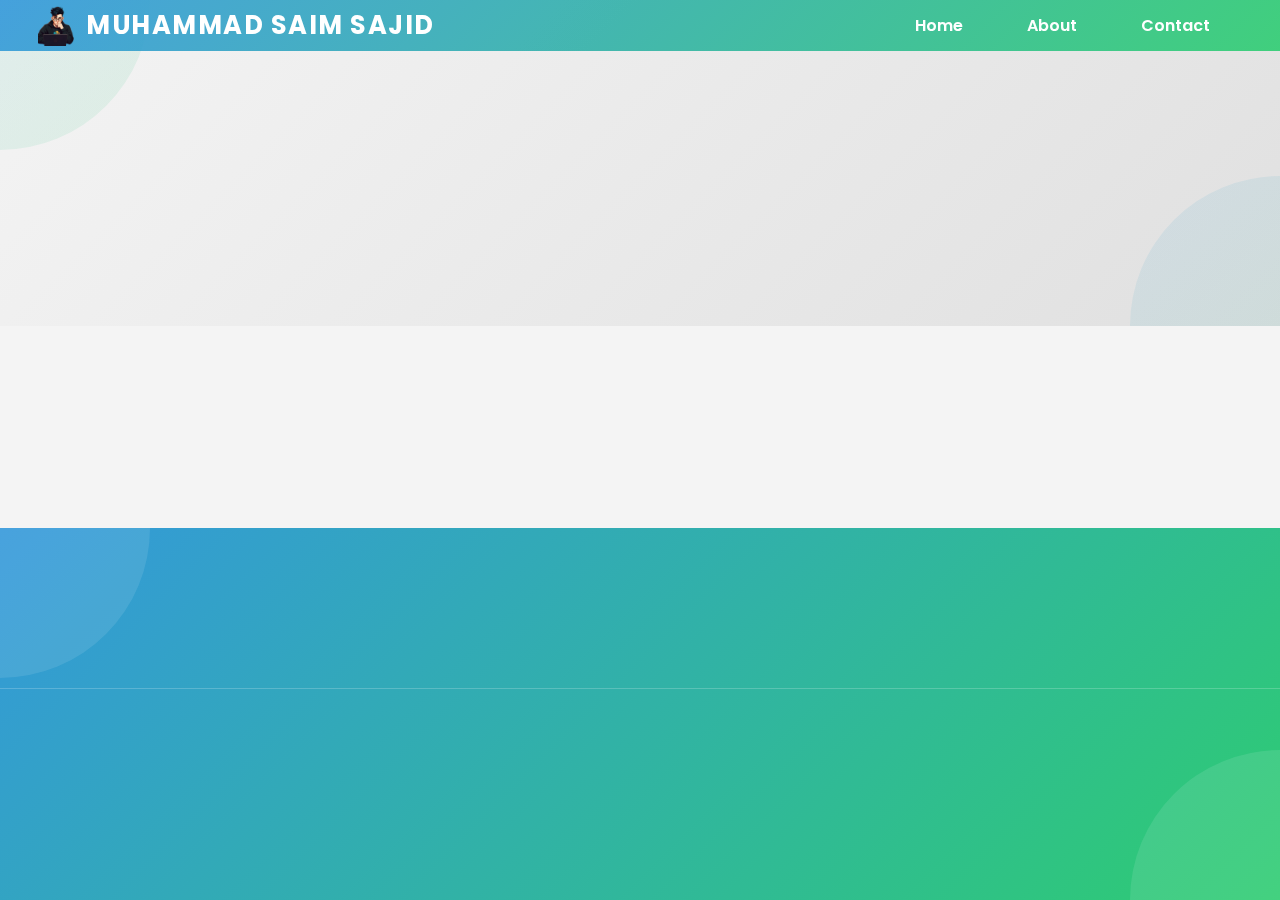
<file: Contact.html>
<!DOCTYPE html>
<html lang="en">

<head>
    <meta charset="UTF-8">
    <meta name="viewport" content="width=device-width, initial-scale=1.0">
    <title>Contact Me</title>
    <link rel="stylesheet" href="stylesforcontact.css">
    <link href="https://cdnjs.cloudflare.com/ajax/libs/font-awesome/6.0.0-beta3/css/all.min.css" rel="stylesheet">
    <link rel="icon" href="Logo.png" type="image/png">



    </head>

<body>
    <div class="noise"></div>
    <header>
        <nav class="navbar">
            <div class="glitch-wrapper">
                <p class="logonav">
                 <img src="Logo.png" alt="Portfolio Logo" class="glitch" title="Portfolio" width="100" height="100"> 
                    <span class="logotext">Muhammad Saim Sajid</span>
    </div>
</a>
</a>
                </p>
                
            </div> 

            <div class="nav-links">

    <a href="index.html" class="nav-link">Home</a>
    <a href="About.html" class="nav-link">About</a>
    <a href="Contact.html" class="nav-link">Contact</a>

    
            </div>

        </nav>
    </header>
    <main>

        <section id="contact">
            <h2>Contact Me</h2>
            <div class="contact-info">
               
                <a href="https://www.linkedin.com/in/muhammad-saim-sajid-744078266/" target="_blank" rel="noopener noreferrer" class="contact-link">
                    <i class="fab fa-linkedin"></i> LinkedIn
                </a>
                <a href="https://github.com/saimsajidirl" target="_blank" rel="noopener noreferrer" class="contact-link">
                    <i class="fab fa-github"></i> GitHub
                </a>
                <a href="https://www.youtube.com/@MuhammadSaimDev" target="_blank" rel="noopener noreferrer" class="contact-link">
                    <i class="fab fa-youtube"></i> YouTube
                </a>
                <a href="" class="contact-link">
                </i> Email:<br>saimsajidirl@gmail.com
                </a>
            </div>
        </section>



   
        <footer class="footer">
            <div class="footer-content">
                <div class="footer-links">
                    <ul>
                        <li><a href="About.html">About Me</a></li>
                         <li><a href="Contact.html">Contact</a></li>
                     </ul>
                    <ul>
                        <li><a href="faq.html"  target="_blank">FAQs</a></li>
                        <li><a href="termsandconditions.html" target="_blank">Terms & Conditions</a></li>
                    </ul>
                
                </div>
                <div class="footer-logo">
                    <img src="Logo.png" alt="Logo">
                </div>
            </div>
            <div class="footer-info">
                <p>&copy; 2024 Muhammad Saim Sajid. All rights reserved.</p>
                <p>Want to explore the world of Django? Dive into my portfolio to see the magic of code come to life. Whether you're here for web development insights or just to connect, you're in the right place!</p>
                <p>Powered by Django, crafted with care. This portfolio is a reflection of my passion for clean, efficient, and innovative web solutions. Let's build something amazing together.</p> <div class="social-links">
                   
                </div>
            </div>
        </footer>
</body>

</html>
</file>
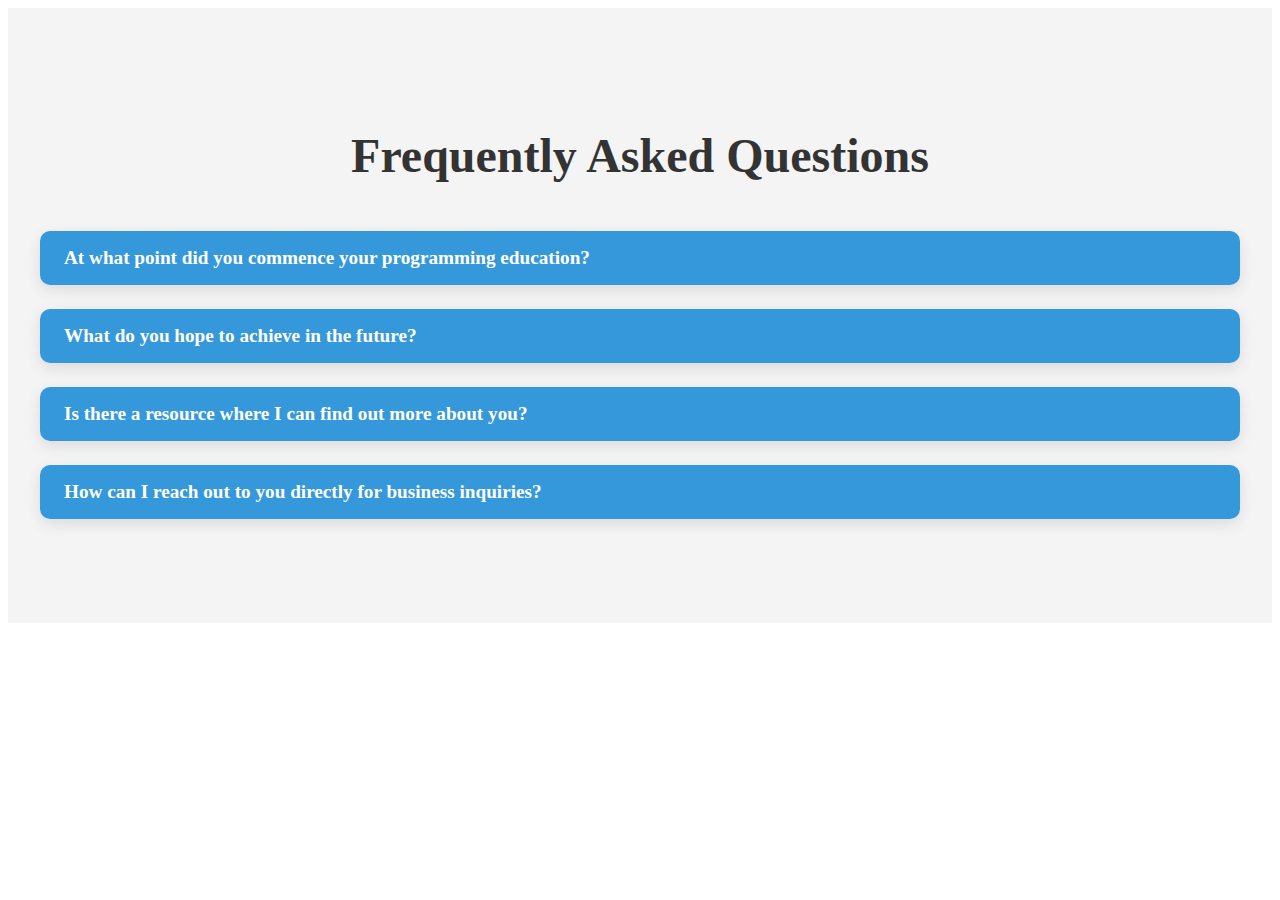
<file: faq.html>
<!DOCTYPE html>
<html lang="en">
<head>
  <meta charset="UTF-8">
  <meta name="viewport" content="width=device-width, initial-scale=1.0">
  <title>FAQ Section</title>
  <style>
   /* Custom properties for easy theming */
:root {
    --primary-color: #3498db;
    --secondary-color: #2ecc71;
    --text-color: #333333;
    --background-color: #f4f4f4;
    --card-background: #ffffff;
    --transition-speed: 0.3s;
}

/* FAQ Section */
.faq-section {
    padding: 5rem 2rem;
    background-color: var(--background-color);
    max-width: 1200px;
    margin: 0 auto;
}

.faq-header {
    text-align: center;
    font-size: 3rem; /* Smaller header */
    margin-bottom: 3rem; /* Adjusted margin */
    color: var(--text-color);
}

/* FAQ Items */
.faq-item {
    background-color: var(--card-background);
    border-radius: 10px;
    margin-bottom: 1.5rem; /* Adjusted margin */
    box-shadow: 0 5px 15px rgba(0, 0, 0, 0.1);
    overflow: hidden;
    transition: all var(--transition-speed) ease;
}

.faq-question {
    padding: 1rem 1.5rem; /* Smaller padding */
    font-size: 1.2rem; /* Smaller question text */
    font-weight: 600;
    cursor: pointer;
    background-color: var(--primary-color);
    color: #ffffff;
    transition: background-color var(--transition-speed) ease;
}

.faq-question:hover {
    background-color: var(--secondary-color);
}

.faq-answer {
    padding: 1rem 1.5rem; /* Smaller padding */
    display: none; /* Initially hidden */
    font-size: 1rem; /* Smaller answer text */
    color: var(--text-color);
    border-top: 1px solid rgba(0, 0, 0, 0.1);
}

/* Active State */
.faq-item.active .faq-answer {
    display: block; /* Show answer when active */
}

.faq-item.active .faq-question {
    background-color: var(--secondary-color);
}


  </style>
</head>
<body>

  <div class="faq-section">
    <h2 class="faq-header">Frequently Asked Questions</h2>

    <div class="faq-item">
      <div class="faq-question">At what point did you commence your programming education?</div>
      <div class="faq-answer">
        <p>I attempted to learn programming as a child, using a Core 2 Duo PC. Despite running a software that was too demanding for even Python, I managed to get it working and create a basic calculator. Unfortunately, the software was very slow, so I eventually deleted it. After joining university and focusing on my studies for the first four semesters, I began learning Python. I wish I had started sooner.</p>
      </div>
    </div>

    <div class="faq-item">
      <div class="faq-question">What do you hope to achieve in the future?</div>
      <div class="faq-answer">
        <p>My goal is to pursue a career in Machine Learning and ultimately establish my own company.</p>
      </div>
    </div>

    <div class="faq-item">
      <div class="faq-question">Is there a resource where I can find out more about you?</div>
      <div class="faq-answer">
        <p>Additional information about us can be found in the About Us section of our website and on our social media platforms.</p>
      </div>
    </div>

    <div class="faq-item">
      <div class="faq-question">How can I reach out to you directly for business inquiries?</div>
      <div class="faq-answer">
        <p>To contact me for business inquiries, please email me at "Saimsajidirl@gmail.com".</p>
      </div>
    </div>
  </div>

  <script>
    document.querySelectorAll('.faq-question').forEach(question => {
      question.addEventListener('click', () => {
        const faqItem = question.parentElement;
        faqItem.classList.toggle('active');
      });
    });
  </script>

</body>
</html>
</file>
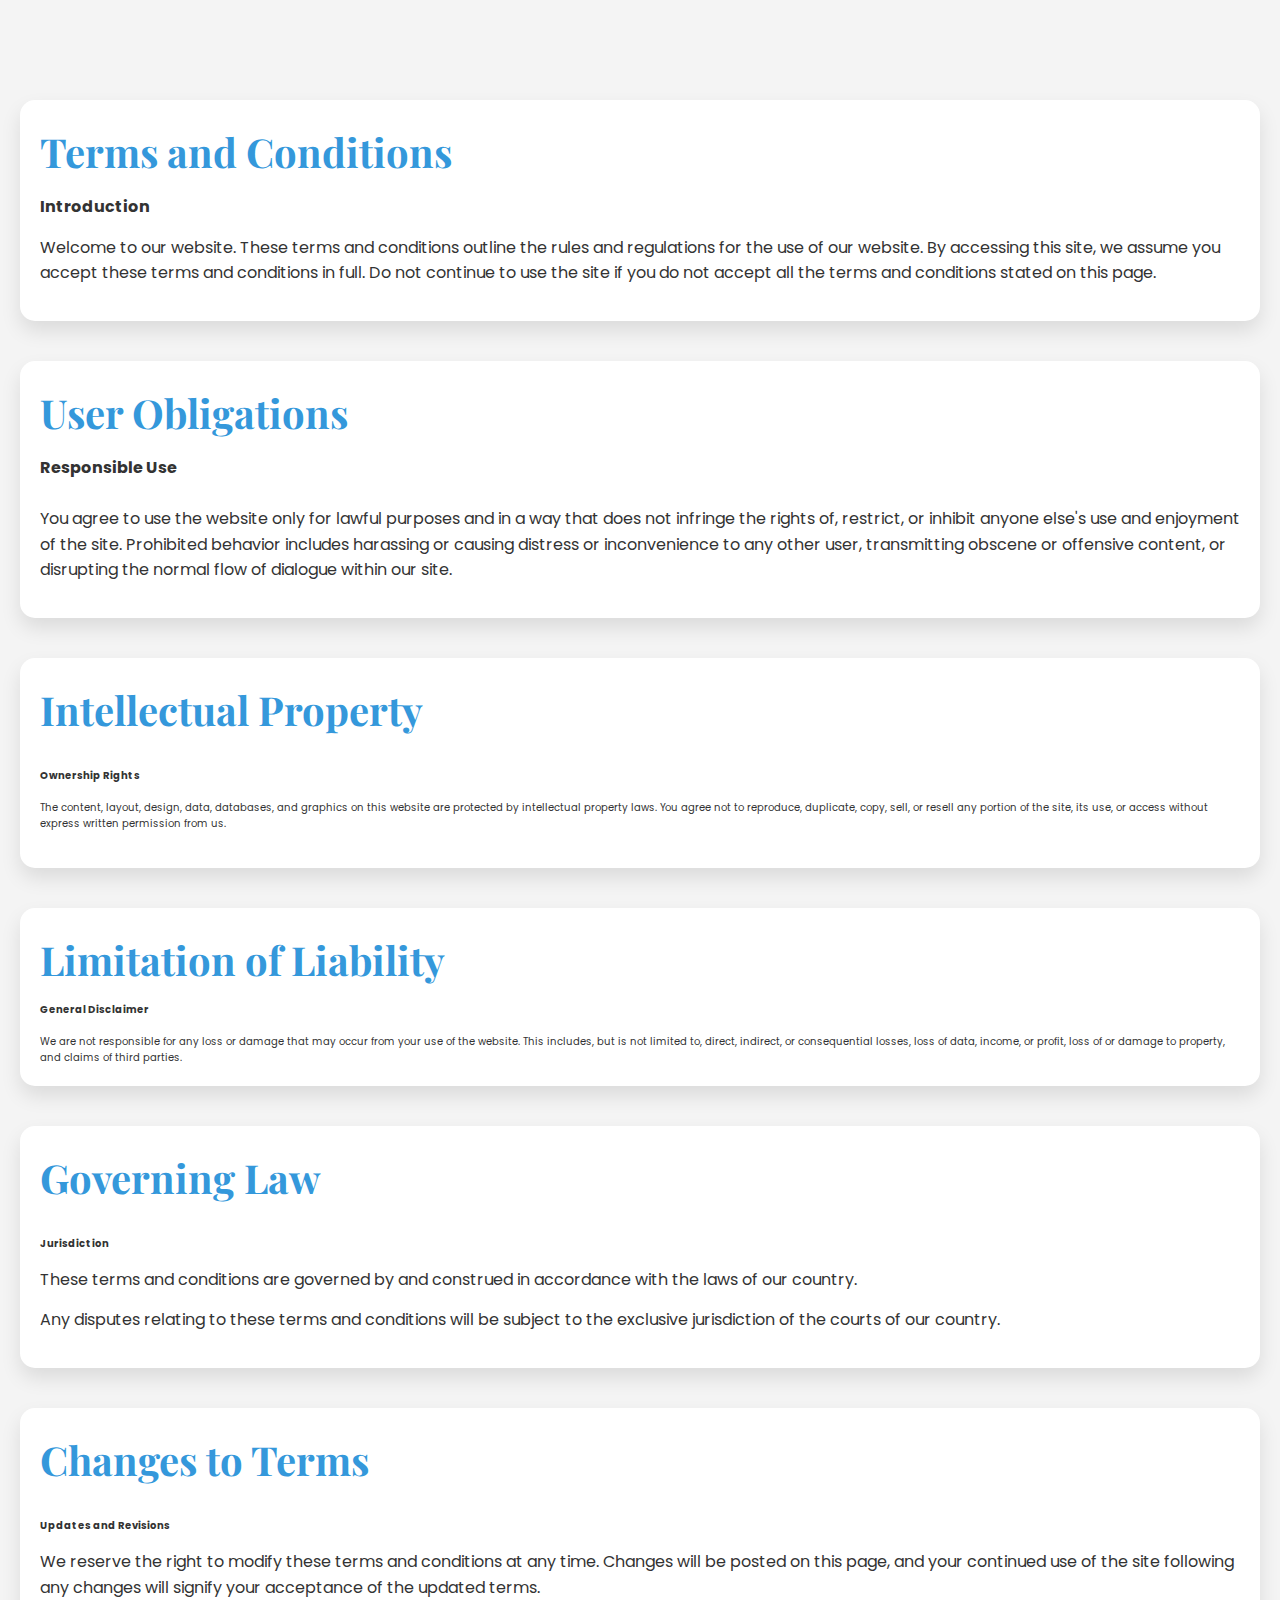
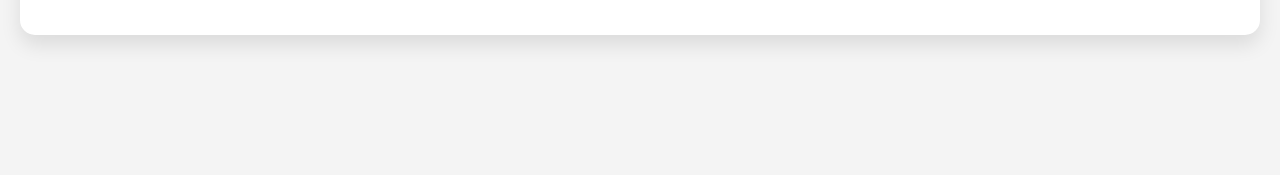
<file: termsandconditions.html>
<!DOCTYPE html>
<html lang="en">

<head>
    <meta charset="UTF-8">
    <meta name="viewport" content="width=device-width, initial-scale=1.0">
    <title>Terms and Conditions</title>
    <link href="https://cdnjs.cloudflare.com/ajax/libs/font-awesome/6.0.0-beta3/css/all.min.css" rel="stylesheet">
    <link rel="icon" href="Logo.png" type="image/png">
    <link rel="stylesheet" href="stylesforabout.css">
    <link href="https://fonts.googleapis.com/css2?family=Roboto:wght@300;400;600&display=swap" rel="stylesheet">
</head>

<body>
    <main>
        <div class="curved-container">
          <section id="about" class="section-about">
              <div class="container">
                  <div class="profile">
                      <h2>Terms and Conditions</h2>
                      <p><strong>Introduction</strong></p>
                      <p>Welcome to our website. These terms and conditions outline the rules and regulations for the use of our website. By accessing this site, we assume you accept these terms and conditions in full. Do not continue to use the site if you do not accept all the terms and conditions stated on this page.</p>
                  </div>
      
                  <div class="education">
                      <h2>User Obligations</h2>
                      <p><strong>Responsible Use</strong><br><br>
                      You agree to use the website only for lawful purposes and in a way that does not infringe the rights of, restrict, or inhibit anyone else's use and enjoyment of the site. Prohibited behavior includes harassing or causing distress or inconvenience to any other user, transmitting obscene or offensive content, or disrupting the normal flow of dialogue within our site.</p>
                  </div>
      
                  <div class="skills">
                      <h2>Intellectual Property</h2><br>
                      <p><strong>Ownership Rights</strong><br><br>
                      The content, layout, design, data, databases, and graphics on this website are protected by intellectual property laws. You agree not to reproduce, duplicate, copy, sell, or resell any portion of the site, its use, or access without express written permission from us.</p><br>
                  </div>
      
                  <div class="soft-skills">
                      <h2>Limitation of Liability</h2>
                      <p><strong>General Disclaimer</strong><br><br>
                      We are not responsible for any loss or damage that may occur from your use of the website. This includes, but is not limited to, direct, indirect, or consequential losses, loss of data, income, or profit, loss of or damage to property, and claims of third parties.</p>
                  </div>
      
                  <div class="soft-skills">
                      <h2>Governing Law</h2><br>
                      <ul>
                          <strong>Jurisdiction</strong>
                          <li> These terms and conditions are governed by and construed in accordance with the laws of our country.</li>
                          <li> Any disputes relating to these terms and conditions will be subject to the exclusive jurisdiction of the courts of our country.</li>
                      </ul>
                  </div>
      
                  <div class="workstyle-framework">
                      <h2>Changes to Terms</h2><br>
                      <ul>
                          <strong>Updates and Revisions</strong>
                          <li> We reserve the right to modify these terms and conditions at any time. Changes will be posted on this page, and your continued use of the site following any changes will signify your acceptance of the updated terms.</li>
                      </ul>
                  </div>
                  
              </div>
          </section>
      </div>
      </main>




    
</body>

</html>
</file>
<file: stylesforcontact.css>
/* Importing Google Fonts for typography variety */
@import url('https://fonts.googleapis.com/css2?family=Poppins:wght@300;400;600;700&family=Playfair+Display:wght@400;700&display=swap');

/* Custom properties for easy theming */
:root {
    --primary-color: #3498db;
    --secondary-color: #2ecc71;
    --text-color: #333333;
    --background-color: #f4f4f4;
    --card-background: #ffffff;
    --transition-speed: 0.3s;
}

/* Advanced CSS Reset */
*, *::before, *::after {
    margin: 0;
    padding: 0;
    box-sizing: border-box;
}

/* Basic Styles */
body {
    font-family: 'Poppins', sans-serif;
    line-height: 1.6;
    color: var(--text-color);
    background-color: var(--background-color);
}

/* Header and Navigation */
header {
    position: fixed;
    top: 0;
    left: 0;
    right: 0;
    background: linear-gradient(135deg, rgba(52, 152, 219, 0.9) 0%, rgba(46, 204, 113, 0.9) 100%);
    z-index: 1000;
}

.navbar {
    display: flex;
    justify-content: space-between;
    align-items: center;
    height: 100%;
    padding: 0 3%; /* Adjusted padding */
    max-width: 1400px;
    margin: 0 auto;
}

.logonav {
    display: flex;
    align-items: center;
}

.logonav img {
    width: 40px; /* Reduced width */
    height: auto;
    margin-right: 0.5rem; /* Adjusted margin */
    transition: transform var(--transition-speed) ease;
}

.logonav:hover img {
    transform: rotate(360deg);
}

.logotext {
    color: #ffffff;
    font-size: 1.6rem; /* Reduced font size */
    font-weight: 700;
    text-decoration: none;
    text-transform: uppercase;
    letter-spacing: 1.5px; /* Adjusted letter spacing */
    transition: all var(--transition-speed) ease;
}

.logotext:hover {
    text-shadow: 0 0 10px rgba(255, 255, 255, 0.8);
}

.nav-links {
    display: flex;
}

.nav-link {
    color: #ffffff;
    text-decoration: none;
    padding: 0.8rem 1.5rem; /* Reduced padding */
    margin: 0 0.5rem;
    font-size: 1rem; /* Adjusted font size */
    font-weight: 600;
    position: relative;
    overflow: hidden;
    transition: all var(--transition-speed) ease;
}

.nav-link::before {
    content: '';
    position: absolute;
    bottom: 0;
    left: 0;
    width: 100%;
    height: 2px;
    background-color: #ffffff;
    transform: translateX(-100%);
    transition: transform var(--transition-speed) ease;
}

.nav-link:hover::before {
    transform: translateX(0);
}




#contact {
  position: relative;
  padding: 4rem 2rem;
  background: linear-gradient(135deg, var(--background-color) 0%, #e0e0e0 100%);
  overflow: hidden;
  font-family: 'Poppins', sans-serif;
}

#contact::before,
#contact::after {
  content: '';
  position: absolute;
  width: 300px;
  height: 300px;
  border-radius: 50%;
  background: linear-gradient(135deg, var(--primary-color) 0%, var(--secondary-color) 100%);
  opacity: 0.1;
  z-index: 0;
}

#contact::before {
  top: -150px;
  left: -150px;
}

#contact::after {
  bottom: -150px;
  right: -150px;
}

#contact h2 {
  font-family: 'Playfair Display', serif;
  font-size: 2.5rem;
  color: var(--primary-color);
  text-align: center;
  margin-bottom: 2rem;
  position: relative;
  z-index: 1;
}

#contact h2::after {
  content: '';
  display: block;
  width: 50px;
  height: 3px;
  background: var(--secondary-color);
  margin: 1rem auto;
}

.contact-info {
  display: flex;
  flex-wrap: wrap;
  justify-content: center;
  gap: 2rem;
  position: relative;
  z-index: 1;
}

.contact-link {
  display: flex;
  align-items: center;
  padding: 1rem 1.5rem;
  background: var(--card-background);
  border-radius: 10px;
  text-decoration: none;
  color: var(--text-color);
  font-weight: 600;
  transition: all var(--transition-speed) ease;
  box-shadow: 0 4px 6px rgba(0, 0, 0, 0.1);
  position: relative;
  overflow: hidden;
}

.contact-link::before {
  content: '';
  position: absolute;
  top: 0;
  left: 0;
  width: 100%;
  height: 100%;
  background: linear-gradient(135deg, var(--primary-color) 0%, var(--secondary-color) 100%);
  opacity: 0;
  transition: opacity var(--transition-speed) ease;
  z-index: -1;
}

.contact-link:hover {
  color: #ffffff;
  transform: translateY(-5px);
  box-shadow: 0 6px 12px rgba(0, 0, 0, 0.15);
}

.contact-link:hover::before {
  opacity: 1;
}

.contact-link i {
  font-size: 1.5rem;
  margin-right: 0.75rem;
  transition: transform var(--transition-speed) ease;
}

.contact-link:hover i {
  transform: scale(1.2) rotate(15deg);
}

.contact-link[href^="mailto:"] {
  flex-direction: column;
  align-items: flex-start;
}

.contact-link[href^="mailto:"] i {
  margin-bottom: 0.5rem;
}

/* Zoom animation */
@keyframes zoom {
  0% {
      transform: scale(1);
  }
  50% {
      transform: scale(1.05);
  }
  100% {
      transform: scale(1);
  }
}

.contact-link {
  transition: transform 0.3s ease;
}

.contact-link:hover {
  animation: zoom 0.5s ease infinite;
}

@media (max-width: 768px) {
  #contact {
      padding: 3rem 1rem;
  }

  #contact h2 {
      font-size: 2rem;
  }

  .contact-info {
      flex-direction: column;
      align-items: stretch;
  }

  .contact-link {
      justify-content: center;
  }
}

@keyframes fadeInUp {
  from {
      opacity: 0;
      transform: translateY(20px);
  }
  to {
      opacity: 1;
      transform: translateY(0);
  }
}

#contact h2,
.contact-link {
  animation: fadeInUp 0.6s ease-out forwards;
  opacity: 0;
}

#contact h2 { animation-delay: 0.2s; }
.contact-link:nth-child(1) { animation-delay: 0.4s; }
.contact-link:nth-child(2) { animation-delay: 0.6s; }
.contact-link:nth-child(3) { animation-delay: 0.8s; }
.contact-link:nth-child(4) { animation-delay: 1s; }


.footer {
  background: linear-gradient(135deg, #3498db 0%, #2ecc71 100%);
  color: #ffffff;
  padding: 2rem 0 1rem; /* Reduced padding */
  position: fixed; /* Change from relative to fixed */
  bottom: 0; /* Position it at the bottom */
  left: 0; /* Ensure it spans from the left */
  right: 0; /* Ensure it spans to the right */
  overflow: hidden;
  font-family: 'Poppins', sans-serif;
  z-index: 1000; /* Ensure it appears above other content */
}

.footer::before,
.footer::after {
  content: '';
  position: absolute;
  width: 300px;
  height: 300px;
  border-radius: 50%;
  background: rgba(255, 255, 255, 0.1);
  z-index: 0;
}

.footer::before {
  top: -150px;
  left: -150px;
}

.footer::after {
  bottom: -150px;
  right: -150px;
}

.footer-content {
  display: flex;
  justify-content: space-between;
  align-items: flex-start;
  flex-wrap: wrap;
  max-width: 1200px; /* Slightly reduced max-width */
  margin: 0 auto;
  padding: 0 1rem; /* Adjusted padding */
  position: relative;
  z-index: 1;
}

.footer-links {
  display: flex;
  gap: 4rem;
}

.footer-links ul {
  list-style: none;
  padding: 0;
}

.footer-links li {
  margin-bottom: 1rem; /* Adjusted margin */
}

.footer-links a {
  color: #ffffff;
  text-decoration: none;
  font-size: 1rem; /* Adjusted font size */
  transition: all 0.3s ease;
  position: relative;
  padding-bottom: 0.5rem;
}

.footer-links a::after {
  content: '';
  position: absolute;
  bottom: 0;
  left: 0;
  width: 100%;
  height: 2px;
  background-color: #ffffff;
  transform: scaleX(0);
  transform-origin: right;
  transition: transform 0.3s ease;
}

.footer-links a:hover::after {
  transform: scaleX(1);
  transform-origin: left;
}

.footer-logo {
  display: flex;
  align-items: center;
  justify-content: center;
  margin-bottom: 1rem; /* Reduced margin */
}

.footer-logo img {
  width: 80px; /* Increased width */
  height: auto;
  transition: transform 0.3s ease; /* Keep zoom animation */
}

.footer-logo:hover img {
  transform: scale(1.05); /* Keep zoom effect on hover */
}

.footer-info {
  width: 100%;
  text-align: center;
  margin-top: 2rem; /* Reduced margin */
  padding-top: 2rem; /* Adjusted padding */
  border-top: 1px solid rgba(255, 255, 255, 0.2);
  font-size: 0.9rem; /* Adjusted font size */
  position: relative;
  z-index: 1;
}

.footer-info p {
  margin-bottom: 1rem;
  max-width: 800px;
  margin-left: auto;
  margin-right: auto;
}

.social-links {
  display: flex;
  justify-content: center;
  gap: 2rem; /* Space between links */
  margin-top: 1rem; /* Reduced margin */
}

.social-links a {
  color: #ffffff;
  text-decoration: none;
  font-size: 1rem; /* Adjusted font size smaller */
  display: flex;
  align-items: center;
  transition: all 0.3s ease;
  padding: 0.5rem; /* Add padding around links */
}

.social-links img {
  width: 1.5rem; /* Reduced width */
  height: 1.5rem; /* Reduced height */
  margin-right: 0.5rem; /* Space between image and text */
  transition: all 0.3s ease;
}

.social-links a:hover {
  transform: translateY(-5px);
}

.social-links a:hover img {
  transform: scale(1.1); /* Reduced image scaling on hover */
}

@media (max-width: 768px) {
  .footer-content {
    flex-direction: column;
    align-items: center;
  }

  .footer-links {
    flex-direction: column;
    align-items: center;
    gap: 2rem;
    margin-bottom: 3rem;
  }

  .footer-links a {
    font-size: 0.9rem; /* Smaller font size for mobile */
  }

  .footer-logo {
    margin-bottom: 2rem; /* Reduced margin */
  }

  .footer-info {
    font-size: 0.8rem; /* Smaller font size for mobile */
  }

  .social-links a {
    font-size: 1rem; /* Smaller font size for mobile */
  }
}

/* Animation for footer elements */
@keyframes fadeInUp {
  from {
    opacity: 0;
    transform: translateY(20px);
  }
  to {
    opacity: 1;
    transform: translateY(0);
  }
}

.footer-content > *,
.footer-info > * {
  animation: fadeInUp 0.6s ease-out forwards;
  opacity: 0;
}

.footer-content > *:nth-child(1) { animation-delay: 0.2s; }
.footer-content > *:nth-child(2) { animation-delay: 0.4s; }
.footer-info > *:nth-child(1) { animation-delay: 0.6s; }
.footer-info > *:nth-child(2) { animation-delay: 0.8s; }
.footer-info > *:nth-child(3) { animation-delay: 1s; }
</file>
<file: stylesforabout.css>
/* Importing Google Fonts for typography variety */
@import url('https://fonts.googleapis.com/css2?family=Poppins:wght@300;400;600;700&family=Playfair+Display:wght@400;700&family=Roboto+Mono&display=swap');

/* Custom properties for easy theming */
:root {
    --primary-color: #3498db;
    --secondary-color: #2ecc71;
    --accent-color: #e74c3c;
    --text-color: #333333;
    --background-color: #f4f4f4;
    --card-background: #ffffff;
    --header-height: 80px;
    --footer-height: 300px;
    --transition-speed: 0.3s;
    --box-shadow: 0 10px 20px rgba(0, 0, 0, 0.1);
}

/* Advanced CSS Reset */
*, *::before, *::after {
    margin: 0;
    padding: 0;
    box-sizing: border-box;
}

/* Smooth scrolling for the entire page */
html {
    scroll-behavior: smooth;
    font-size: 62.5%; /* For easier rem calculations */
}

body {
    font-family: 'Poppins', sans-serif;
    line-height: 1.6;
    color: var(--text-color);
    background-color: var(--background-color);
    overflow-x: hidden;
}

/* Header and Navigation */
header {
    position: fixed;
    top: 0;
    left: 0;
    right: 0;
    height: var(--header-height);
    background: linear-gradient(135deg, rgba(52, 152, 219, 0.9) 0%, rgba(46, 204, 113, 0.9) 100%);
    z-index: 1000;
    transition: all var(--transition-speed) ease;
}
.navbar {
  display: flex;
  justify-content: space-between;
  align-items: center;
  height: 100%;
  padding: 0 3%; /* Adjusted padding */
  max-width: 1400px;
  margin: 0 auto;
}

.logonav {
  display: flex;
  align-items: center;
}

.logonav img {
  width: 40px; /* Reduced width */
  height: auto;
  margin-right: 0.5rem; /* Adjusted margin */
  transition: transform var(--transition-speed) ease;
}

.logonav:hover img {
  transform: rotate(360deg);
}

.logotext {
  color: #ffffff;
  font-size: 1.8rem; /* Increased font size */
  font-weight: 700;
  text-decoration: none;
  text-transform: uppercase;
  letter-spacing: 1.5px; /* Adjusted letter spacing */
  transition: all var(--transition-speed) ease;
}

.logotext:hover {
  text-shadow: 0 0 10px rgba(255, 255, 255, 0.8);
}

.nav-links {
  display: flex;
}

.nav-link {
  color: #ffffff;
  text-decoration: none;
  padding: 0.8rem 1.5rem; /* Reduced padding */
  margin: 0 0.5rem;
  font-size: 1.4rem; /* Increased font size */
  font-weight: 600;
  position: relative;
  overflow: hidden;
  transition: all var(--transition-speed) ease;
}

.nav-link::before {
  content: '';
  position: absolute;
  bottom: 0;
  left: 0;
  width: 100%;
  height: 2px;
  background-color: #ffffff;
  transform: translateX(-100%);
  transition: transform var(--transition-speed) ease;
}

.nav-link:hover::before {
  transform: translateX(0);
}


/* About Section */
.section-about {
    padding: 10rem 0;
    background-color: var(--background-color);
}

.container {
    max-width: 1400px;
    margin: 0 auto;
    padding: 0 2rem;
}

.profile, .projects, .skills, .education, .soft-skills, .workstyle-framework {
    margin-bottom: 4rem;
    background-color: var(--card-background);
    border-radius: 15px;
    box-shadow: var(--box-shadow);
    padding: 2rem;
}

h2 {
    font-family: 'Playfair Display', serif;
    font-size: 4rem; /* Increased size */
    margin-bottom: 1rem;
    color: var(--primary-color);
}

/* Make summary and education text size larger */
.profile p, .education p {
    font-size: 1.6rem; /* Match the size */
    margin-bottom: 1.5rem; /* Add some spacing */
}

/* List styles */
ul {
    list-style-type: none;
    padding-left: 0;
}

li {
    margin: 1.5rem 0; /* Increased spacing */
    font-size: 1.6rem; /* Increased size */
}

.footer {
  background: linear-gradient(135deg, #3498db 0%, #2ecc71 100%);
  color: #ffffff;
  padding: 6rem 0 3rem;
  position: relative;
  overflow: hidden;
  font-family: 'Poppins', sans-serif;
}

.footer::before,
.footer::after {
  content: '';
  position: absolute;
  width: 300px;
  height: 300px;
  border-radius: 50%;
  background: rgba(255, 255, 255, 0.1);
  z-index: 0;
}

.footer::before {
  top: -150px;
  left: -150px;
}

.footer::after {
  bottom: -150px;
  right: -150px;
}

.footer-content {
  display: flex;
  justify-content: space-between;
  align-items: flex-start;
  flex-wrap: wrap;
  max-width: 1400px;
  margin: 0 auto;
  padding: 0 2rem;
  position: relative;
  z-index: 1;
}

.footer-links {
  display: flex;
  gap: 4rem;
}

.footer-links ul {
  list-style: none;
  padding: 0;
}

.footer-links li {
  margin-bottom: 1.5rem;
}

.footer-links a {
  color: #ffffff;
  text-decoration: none;
  font-size: 1.6rem;
  transition: all 0.3s ease;
  position: relative;
  padding-bottom: 0.5rem;
}

.footer-links a::after {
  content: '';
  position: absolute;
  bottom: 0;
  left: 0;
  width: 100%;
  height: 2px;
  background-color: #ffffff;
  transform: scaleX(0);
  transform-origin: right;
  transition: transform 0.3s ease;
}

.footer-links a:hover::after {
  transform: scaleX(1);
  transform-origin: left;
}

.footer-logo {
  display: flex;
  align-items: center;
  justify-content: center;
  margin-bottom: 2rem;
}

.footer-logo img {
  width: 100px;
  height: auto;
  transition: transform 0.3s ease; /* Keep zoom animation */
}

.footer-logo:hover img {
  transform: scale(1.1); /* Zoom effect on hover */
}

.footer-info {
  width: 100%;
  text-align: center;
  margin-top: 4rem;
  padding-top: 3rem;
  border-top: 1px solid rgba(255, 255, 255, 0.2);
  font-size: 1.4rem;
  position: relative;
  z-index: 1;
}

.footer-info p {
  margin-bottom: 1rem;
  max-width: 800px;
  margin-left: auto;
  margin-right: auto;
}

.social-links {
  display: flex;
  justify-content: center;
  gap: 2rem; /* Space between links */
  margin-top: 2rem;
}

.social-links a {
  color: #ffffff;
  text-decoration: none;
  font-size: 1.8rem; /* Font size */
  display: flex;
  align-items: center;
  transition: all 0.3s ease;
  padding: 0.5rem; /* Add padding around links */
}

.social-links img {
  width: 3rem; /* Increased width for larger images */
  height: 3rem; /* Increased height for larger images */
  margin-right: 0.5rem; /* Space between image and text */
  transition: all 0.3s ease;
}

.social-links a:hover {
  transform: translateY(-5px);
}

.social-links a:hover img {
  transform: scale(1.2); /* Image scaling on hover */
}

@media (max-width: 768px) {
  .footer-content {
      flex-direction: column;
      align-items: center;
  }

  .footer-links {
      flex-direction: column;
      align-items: center;
      gap: 2rem;
      margin-bottom: 3rem;
  }

  .footer-logo {
      margin-bottom: 3rem;
  }
}

/* Animation for footer elements */
@keyframes fadeInUp {
  from {
      opacity: 0;
      transform: translateY(20px);
  }
  to {
      opacity: 1;
      transform: translateY(0);
  }
}

.footer-content > *,
.footer-info > * {
  animation: fadeInUp 0.6s ease-out forwards;
  opacity: 0;
}

.footer-content > *:nth-child(1) { animation-delay: 0.2s; }
.footer-content > *:nth-child(2) { animation-delay: 0.4s; }
.footer-info > *:nth-child(1) { animation-delay: 0.6s; }
.footer-info > *:nth-child(2) { animation-delay: 0.8s; }
.footer-info > *:nth-child(3) { animation-delay: 1s; }
</file>
